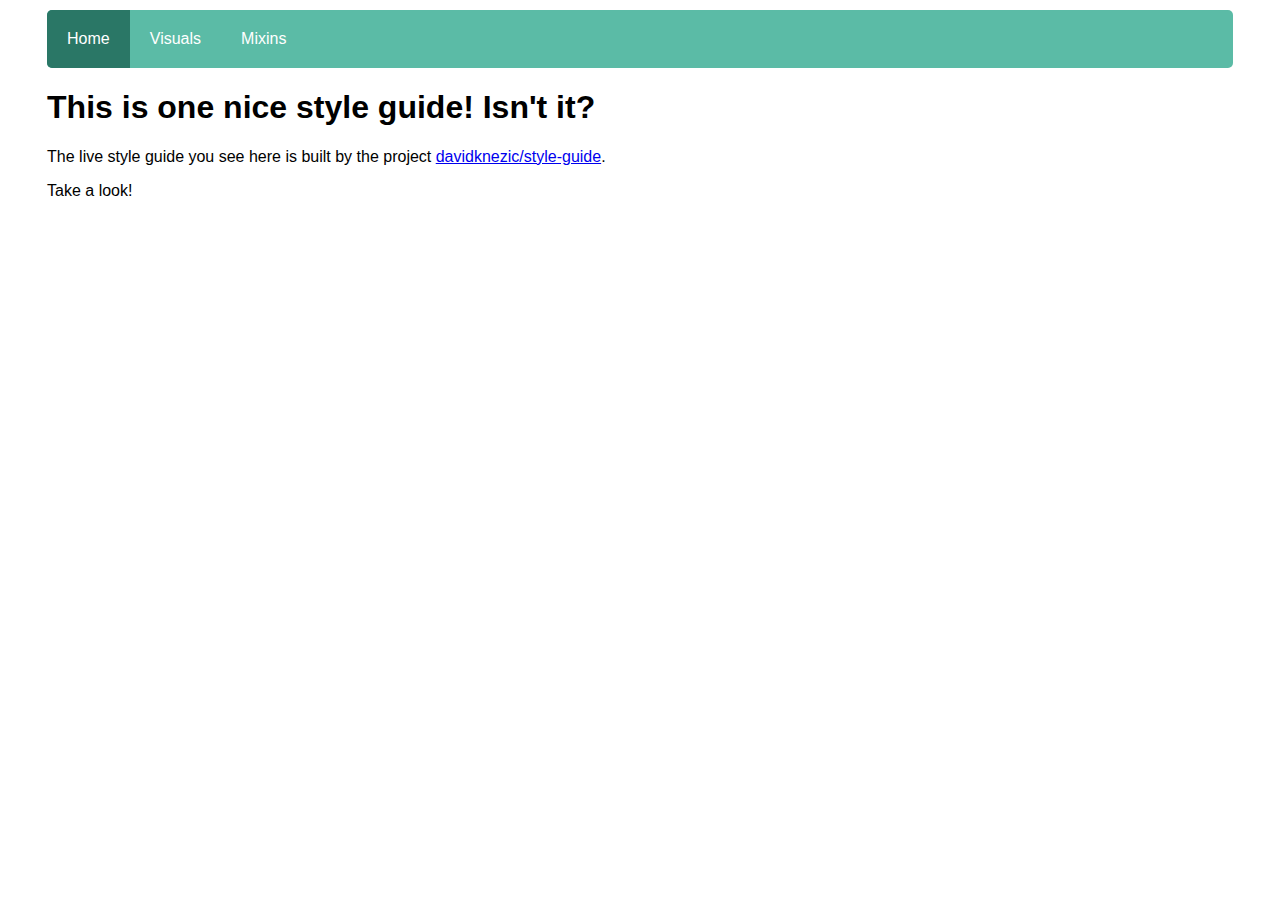
<file: index.html>
<!DOCTYPE html><html><head><title>Home</title><link rel="stylesheet" href="css/docs.css"><meta charset="utf-8"><meta http-equiv="X-UA-Compatible" content="IE=edge"><meta name="viewport" content="width=device-width, initial-scale=1"><meta name="description" content="One great live styleguide!"><meta name="keywords" content="great,live,style,guide"><meta name="author" content="me and my friends"></head><body class="site"><div class="site__page"><header class="l-holder"><div class="l-row"><div class="header--main"><span class="header--main__mobile-trigger"></span><div class="l-row"><div class="brand"><div class="logo"></div></div></div><div class="l-row"><nav><ul class="menu--main"><li class="menu--main__item menu--main__item--home is-active"><a href="index.html" class="link menu--main__link menu--main__link--home is-active">Home</a></li><li class="menu--main__item"><a href="visuals.html" class="link menu--main__link">Visuals</a></li><li class="menu--main__item"><a href="mixins.html" class="link menu--main__link">Mixins</a></li></ul></nav></div></div></div></header><div class="l-holder"><div class="l-row"><h1>This is one nice style guide! Isn't it?</h1><p>The live style guide you see here is built by the
project <a href="https://github.com/davidknezic/style-guide">davidknezic/style-guide</a>.</p><p>Take a look!</p></div></div><footer class="l-holder"></footer></div><div class="site__mobile-nav"></div></body></html>
</file>
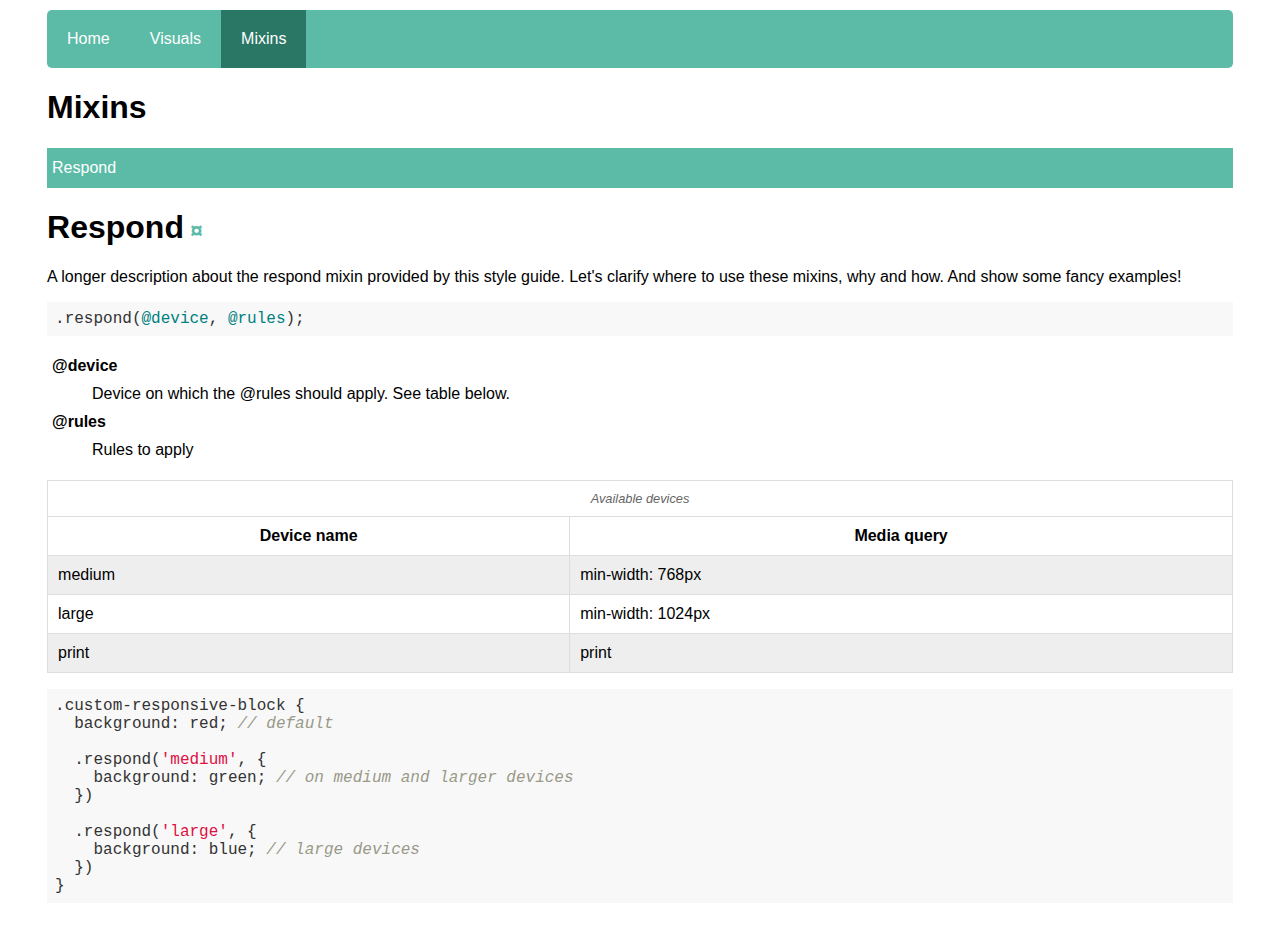
<file: mixins.html>
<!DOCTYPE html><html><head><title>Mixins</title><link rel="stylesheet" href="css/docs.css"><meta charset="utf-8"><meta http-equiv="X-UA-Compatible" content="IE=edge"><meta name="viewport" content="width=device-width, initial-scale=1"><meta name="description" content="One great live styleguide!"><meta name="keywords" content="great,live,style,guide"><meta name="author" content="me and my friends"></head><body class="site"><div class="site__page"><header class="l-holder"><div class="l-row"><div class="header--main"><span class="header--main__mobile-trigger"></span><div class="l-row"><div class="brand"><div class="logo"></div></div></div><div class="l-row"><nav><ul class="menu--main"><li class="menu--main__item menu--main__item--home"><a href="index.html" class="link menu--main__link menu--main__link--home">Home</a></li><li class="menu--main__item"><a href="visuals.html" class="link menu--main__link">Visuals</a></li><li class="menu--main__item"><a href="mixins.html" class="link menu--main__link is-active">Mixins</a></li></ul></nav></div></div></div></header><div class="l-holder"><div class="l-row"><h1>Mixins</h1><ul class="nav--docs"><li class="nav__item"><a href="#respond" class="nav__link">Respond</a></li></ul><div><h1 id="respond">Respond<a href="#respond" class="anchor--docs"></a></h1><div><p>A longer description about the respond mixin provided by this style guide.
Let's clarify where to use these mixins, why and how. And show some fancy
examples!
</p><pre class="hljs"><code class="less">.respond(<span class="hljs-variable">@device</span>, <span class="hljs-variable">@rules</span>);
</code></pre><dl><dt>@device</dt><dd>Device on which the @rules should apply. See table below.</dd><dt>@rules</dt><dd>Rules to apply</dd></dl><table class="table--docs"><caption>Available devices</caption><tr><th>Device name</th><th>Media query</th></tr><tr><td>medium</td><td>min-width: 768px</td></tr><tr><td>large</td><td>min-width: 1024px</td></tr><tr><td>print</td><td>print</td></tr></table><pre class="hljs"><code class="less">.custom-responsive-block {
<span class="hljs-label">  background:</span> red; <span class="hljs-comment">// default</span>
  
  .respond(<span class="hljs-string">'medium'</span>, {
<span class="hljs-label">    background:</span> green; <span class="hljs-comment">// on medium and larger devices</span>
  })
  
  .respond(<span class="hljs-string">'large'</span>, {
<span class="hljs-label">    background:</span> blue; <span class="hljs-comment">// large devices</span>
  })
}</code></pre></div></div></div></div><footer class="l-holder"></footer></div><div class="site__mobile-nav"></div></body></html>
</file>
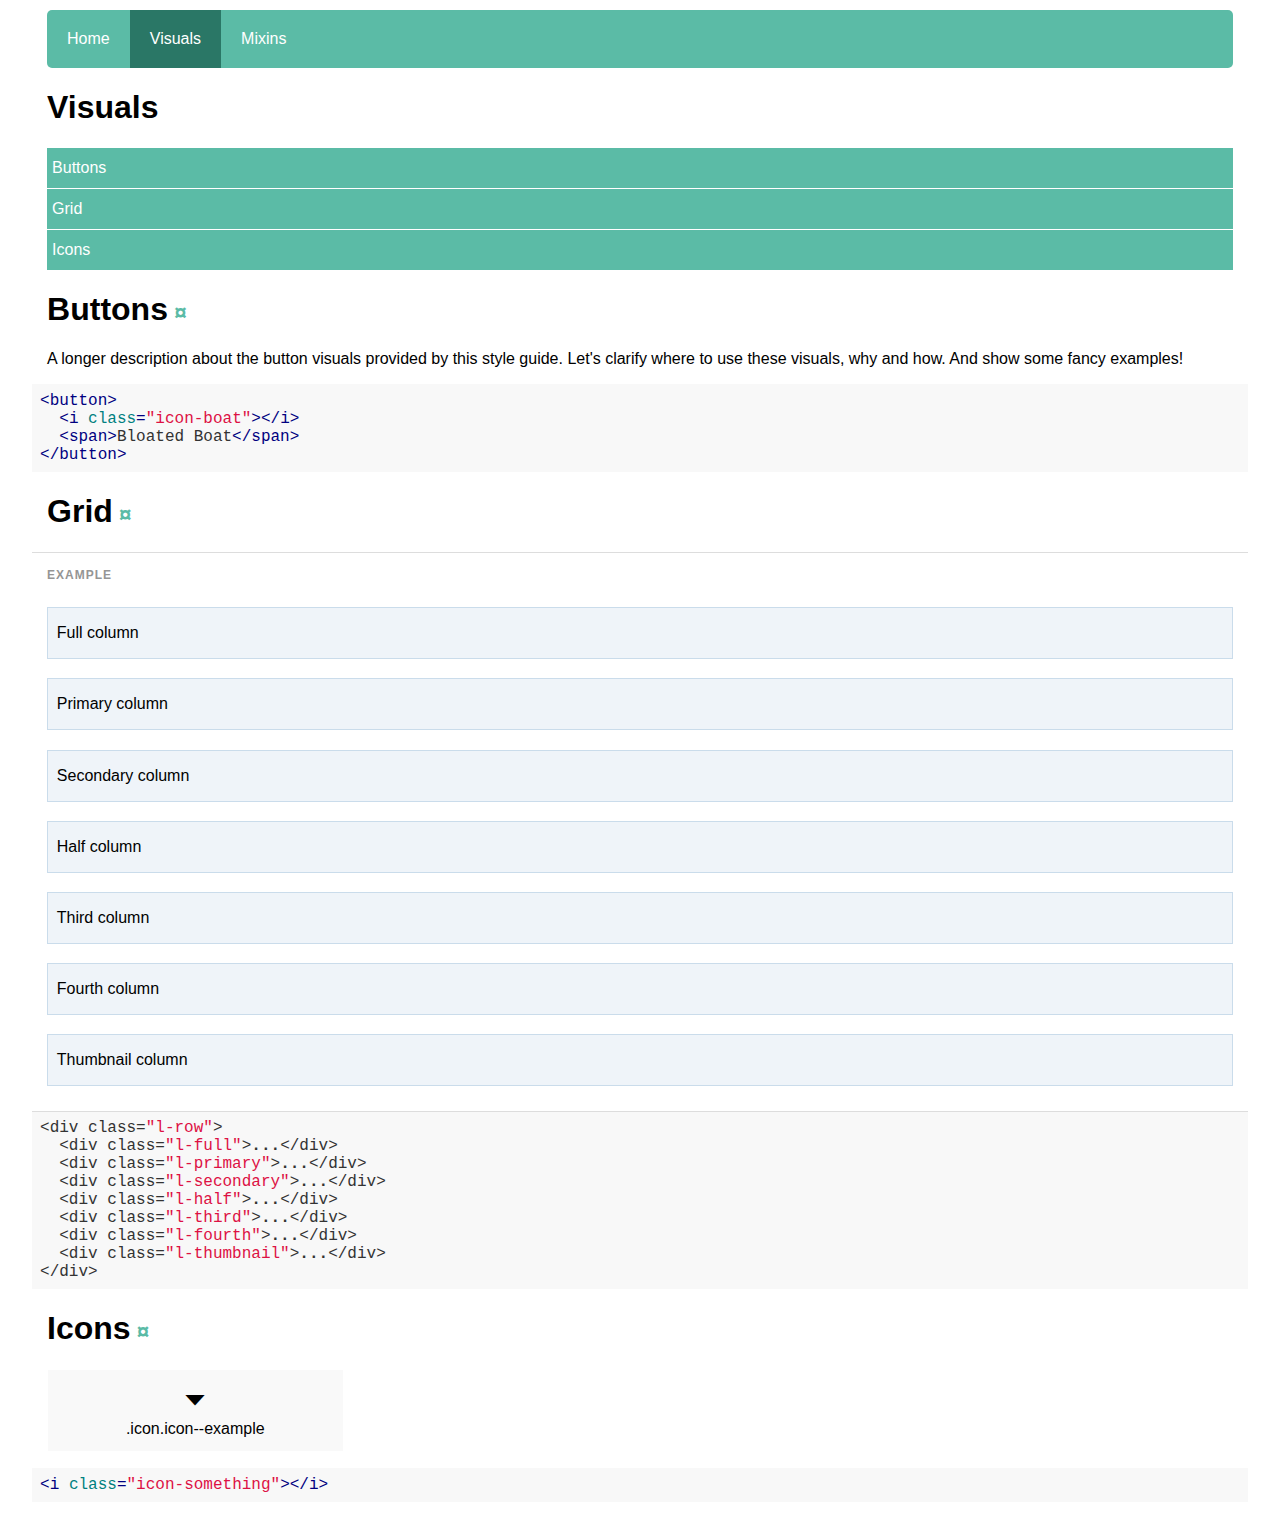
<file: visuals.html>
<!DOCTYPE html><html><head><title>Visuals</title><link rel="stylesheet" href="css/docs.css"><meta charset="utf-8"><meta http-equiv="X-UA-Compatible" content="IE=edge"><meta name="viewport" content="width=device-width, initial-scale=1"><meta name="description" content="One great live styleguide!"><meta name="keywords" content="great,live,style,guide"><meta name="author" content="me and my friends"></head><body class="site"><div class="site__page"><header class="l-holder"><div class="l-row"><div class="header--main"><span class="header--main__mobile-trigger"></span><div class="l-row"><div class="brand"><div class="logo"></div></div></div><div class="l-row"><nav><ul class="menu--main"><li class="menu--main__item menu--main__item--home"><a href="index.html" class="link menu--main__link menu--main__link--home">Home</a></li><li class="menu--main__item is-active"><a href="visuals.html" class="link menu--main__link is-active">Visuals</a></li><li class="menu--main__item is-active"><a href="mixins.html" class="link menu--main__link">Mixins</a></li></ul></nav></div></div></div></header><div class="l-holder"><div class="l-row"><h1>Visuals</h1><ul class="nav--docs"><li class="nav__item"><a href="#buttons" class="nav__link">Buttons</a></li><li class="nav__item"><a href="#grid" class="nav__link">Grid</a></li><li class="nav__item"><a href="#icons" class="nav__link">Icons</a></li></ul><div><h1 id="buttons">Buttons<a href="#buttons" class="anchor--docs"></a></h1><div><p>A longer description about the button visuals provided by this style guide.
Let's clarify where to use these visuals, why and how. And show some fancy
examples!
</p><pre class="highlight hljs"><code class="html"><span class="hljs-tag">&lt;<span class="hljs-title">button</span>&gt;</span>
  <span class="hljs-tag">&lt;<span class="hljs-title">i</span> <span class="hljs-attribute">class</span>=<span class="hljs-value">"icon-boat"</span>&gt;</span><span class="hljs-tag">&lt;/<span class="hljs-title">i</span>&gt;</span>
  <span class="hljs-tag">&lt;<span class="hljs-title">span</span>&gt;</span>Bloated Boat<span class="hljs-tag">&lt;/<span class="hljs-title">span</span>&gt;</span>
<span class="hljs-tag">&lt;/<span class="hljs-title">button</span>&gt;</span></code></pre></div></div><div><h1 id="grid">Grid<a href="#grid" class="anchor--docs"></a></h1><div><div class="example"><div class="l-row"><div class="l-full box box--docs box--grid"><p>Full column</p></div><div class="l-primary box box--docs box--grid"><p>Primary column</p></div><div class="l-secondary box box--docs box--grid"><p>Secondary column</p></div><div class="l-half box box--docs box--grid"><p>Half column</p></div><div class="l-third box box--docs box--grid"><p>Third column</p></div><div class="l-fourth box box--docs box--grid"><p>Fourth column</p></div><div class="l-thumbnail box box--docs box--grid"><p>Thumbnail column</p></div></div></div><pre class="highlight hljs"><code class="html">&lt;div class=<span class="hljs-string">"l-row"</span>&gt;
  &lt;div class=<span class="hljs-string">"l-full"</span>&gt;<span class="hljs-keyword">...</span>&lt;/div&gt;
  &lt;div class=<span class="hljs-string">"l-primary"</span>&gt;<span class="hljs-keyword">...</span>&lt;/div&gt;
  &lt;div class=<span class="hljs-string">"l-secondary"</span>&gt;<span class="hljs-keyword">...</span>&lt;/div&gt;
  &lt;div class=<span class="hljs-string">"l-half"</span>&gt;<span class="hljs-keyword">...</span>&lt;/div&gt;
  &lt;div class=<span class="hljs-string">"l-third"</span>&gt;<span class="hljs-keyword">...</span>&lt;/div&gt;
  &lt;div class=<span class="hljs-string">"l-fourth"</span>&gt;<span class="hljs-keyword">...</span>&lt;/div&gt;
  &lt;div class=<span class="hljs-string">"l-thumbnail"</span>&gt;<span class="hljs-keyword">...</span>&lt;/div&gt;
&lt;/div&gt;</code></pre></div></div><div><h1 id="icons">Icons<a href="#icons" class="anchor--docs"></a></h1><div><div class="icons"><ul class="icons-list"><li class="icons-list__item"><span class="icons-list__icon icon icon--example"></span><span class="icons-list__text">.icon.icon--example</span></li></ul></div><pre class="highlight hljs"><code class="html"><span class="hljs-tag">&lt;<span class="hljs-title">i</span> <span class="hljs-attribute">class</span>=<span class="hljs-value">"icon-something"</span>&gt;</span><span class="hljs-tag">&lt;/<span class="hljs-title">i</span>&gt;</span></code></pre></div></div></div></div><footer class="l-holder"></footer></div><div class="site__mobile-nav"></div></body></html>
</file>
<file: css/docs.css>
@charset "UTF-8";
/*! normalize.css v3.0.1 | MIT License | git.io/normalize */
/**
 * 1. Set default font family to sans-serif.
 * 2. Prevent iOS text size adjust after orientation change, without disabling
 *    user zoom.
 */
html {
  font-family: sans-serif;
  /* 1 */
  -ms-text-size-adjust: 100%;
  /* 2 */
  -webkit-text-size-adjust: 100%;
  /* 2 */
}
/**
 * Remove default margin.
 */
body {
  margin: 0;
}
/* HTML5 display definitions
   ========================================================================== */
/**
 * Correct `block` display not defined for any HTML5 element in IE 8/9.
 * Correct `block` display not defined for `details` or `summary` in IE 10/11 and Firefox.
 * Correct `block` display not defined for `main` in IE 11.
 */
article,
aside,
details,
figcaption,
figure,
footer,
header,
hgroup,
main,
nav,
section,
summary {
  display: block;
}
/**
 * 1. Correct `inline-block` display not defined in IE 8/9.
 * 2. Normalize vertical alignment of `progress` in Chrome, Firefox, and Opera.
 */
audio,
canvas,
progress,
video {
  display: inline-block;
  /* 1 */
  vertical-align: baseline;
  /* 2 */
}
/**
 * Prevent modern browsers from displaying `audio` without controls.
 * Remove excess height in iOS 5 devices.
 */
audio:not([controls]) {
  display: none;
  height: 0;
}
/**
 * Address `[hidden]` styling not present in IE 8/9/10.
 * Hide the `template` element in IE 8/9/11, Safari, and Firefox < 22.
 */
[hidden],
template {
  display: none;
}
/* Links
   ========================================================================== */
/**
 * Remove the gray background color from active links in IE 10.
 */
a {
  background: transparent;
}
/**
 * Improve readability when focused and also mouse hovered in all browsers.
 */
a:active,
a:hover {
  outline: 0;
}
/* Text-level semantics
   ========================================================================== */
/**
 * Address styling not present in IE 8/9/10/11, Safari, and Chrome.
 */
abbr[title] {
  border-bottom: 1px dotted;
}
/**
 * Address style set to `bolder` in Firefox 4+, Safari, and Chrome.
 */
b,
strong {
  font-weight: bold;
}
/**
 * Address styling not present in Safari and Chrome.
 */
dfn {
  font-style: italic;
}
/**
 * Address variable `h1` font-size and margin within `section` and `article`
 * contexts in Firefox 4+, Safari, and Chrome.
 */
h1 {
  font-size: 2em;
  margin: 0.67em 0;
}
/**
 * Address styling not present in IE 8/9.
 */
mark {
  background: #ff0;
  color: #000;
}
/**
 * Address inconsistent and variable font size in all browsers.
 */
small {
  font-size: 80%;
}
/**
 * Prevent `sub` and `sup` affecting `line-height` in all browsers.
 */
sub,
sup {
  font-size: 75%;
  line-height: 0;
  position: relative;
  vertical-align: baseline;
}
sup {
  top: -0.5em;
}
sub {
  bottom: -0.25em;
}
/* Embedded content
   ========================================================================== */
/**
 * Remove border when inside `a` element in IE 8/9/10.
 */
img {
  border: 0;
}
/**
 * Correct overflow not hidden in IE 9/10/11.
 */
svg:not(:root) {
  overflow: hidden;
}
/* Grouping content
   ========================================================================== */
/**
 * Address margin not present in IE 8/9 and Safari.
 */
figure {
  margin: 1em 40px;
}
/**
 * Address differences between Firefox and other browsers.
 */
hr {
  -moz-box-sizing: content-box;
  box-sizing: content-box;
  height: 0;
}
/**
 * Contain overflow in all browsers.
 */
pre {
  overflow: auto;
}
/**
 * Address odd `em`-unit font size rendering in all browsers.
 */
code,
kbd,
pre,
samp {
  font-family: monospace, monospace;
  font-size: 1em;
}
/* Forms
   ========================================================================== */
/**
 * Known limitation: by default, Chrome and Safari on OS X allow very limited
 * styling of `select`, unless a `border` property is set.
 */
/**
 * 1. Correct color not being inherited.
 *    Known issue: affects color of disabled elements.
 * 2. Correct font properties not being inherited.
 * 3. Address margins set differently in Firefox 4+, Safari, and Chrome.
 */
button,
input,
optgroup,
select,
textarea {
  color: inherit;
  /* 1 */
  font: inherit;
  /* 2 */
  margin: 0;
  /* 3 */
}
/**
 * Address `overflow` set to `hidden` in IE 8/9/10/11.
 */
button {
  overflow: visible;
}
/**
 * Address inconsistent `text-transform` inheritance for `button` and `select`.
 * All other form control elements do not inherit `text-transform` values.
 * Correct `button` style inheritance in Firefox, IE 8/9/10/11, and Opera.
 * Correct `select` style inheritance in Firefox.
 */
button,
select {
  text-transform: none;
}
/**
 * 1. Avoid the WebKit bug in Android 4.0.* where (2) destroys native `audio`
 *    and `video` controls.
 * 2. Correct inability to style clickable `input` types in iOS.
 * 3. Improve usability and consistency of cursor style between image-type
 *    `input` and others.
 */
button,
html input[type="button"],
input[type="reset"],
input[type="submit"] {
  -webkit-appearance: button;
  /* 2 */
  cursor: pointer;
  /* 3 */
}
/**
 * Re-set default cursor for disabled elements.
 */
button[disabled],
html input[disabled] {
  cursor: default;
}
/**
 * Remove inner padding and border in Firefox 4+.
 */
button::-moz-focus-inner,
input::-moz-focus-inner {
  border: 0;
  padding: 0;
}
/**
 * Address Firefox 4+ setting `line-height` on `input` using `!important` in
 * the UA stylesheet.
 */
input {
  line-height: normal;
}
/**
 * It's recommended that you don't attempt to style these elements.
 * Firefox's implementation doesn't respect box-sizing, padding, or width.
 *
 * 1. Address box sizing set to `content-box` in IE 8/9/10.
 * 2. Remove excess padding in IE 8/9/10.
 */
input[type="checkbox"],
input[type="radio"] {
  box-sizing: border-box;
  /* 1 */
  padding: 0;
  /* 2 */
}
/**
 * Fix the cursor style for Chrome's increment/decrement buttons. For certain
 * `font-size` values of the `input`, it causes the cursor style of the
 * decrement button to change from `default` to `text`.
 */
input[type="number"]::-webkit-inner-spin-button,
input[type="number"]::-webkit-outer-spin-button {
  height: auto;
}
/**
 * 1. Address `appearance` set to `searchfield` in Safari and Chrome.
 * 2. Address `box-sizing` set to `border-box` in Safari and Chrome
 *    (include `-moz` to future-proof).
 */
input[type="search"] {
  -webkit-appearance: textfield;
  /* 1 */
  -moz-box-sizing: content-box;
  -webkit-box-sizing: content-box;
  /* 2 */
  box-sizing: content-box;
}
/**
 * Remove inner padding and search cancel button in Safari and Chrome on OS X.
 * Safari (but not Chrome) clips the cancel button when the search input has
 * padding (and `textfield` appearance).
 */
input[type="search"]::-webkit-search-cancel-button,
input[type="search"]::-webkit-search-decoration {
  -webkit-appearance: none;
}
/**
 * Define consistent border, margin, and padding.
 */
fieldset {
  border: 1px solid #c0c0c0;
  margin: 0 2px;
  padding: 0.35em 0.625em 0.75em;
}
/**
 * 1. Correct `color` not being inherited in IE 8/9/10/11.
 * 2. Remove padding so people aren't caught out if they zero out fieldsets.
 */
legend {
  border: 0;
  /* 1 */
  padding: 0;
  /* 2 */
}
/**
 * Remove default vertical scrollbar in IE 8/9/10/11.
 */
textarea {
  overflow: auto;
}
/**
 * Don't inherit the `font-weight` (applied by a rule above).
 * NOTE: the default cannot safely be changed in Chrome and Safari on OS X.
 */
optgroup {
  font-weight: bold;
}
/* Tables
   ========================================================================== */
/**
 * Remove most spacing between table cells.
 */
table {
  border-collapse: collapse;
  border-spacing: 0;
}
td,
th {
  padding: 0;
}
html {
  box-sizing: border-box;
}
*,
*:before,
*:after {
  box-sizing: inherit;
}
::selection {
  background-color: #444;
  color: #eaeaea;
  text-shadow: none;
}
.clearfix {
  display: block;
  zoom: 1;
}
.clearfix:after {
  content: " ";
  display: block;
  font-size: 0;
  height: 0;
  clear: both;
  visibility: hidden;
}
.test-respond-to {
  background: red;
}
@media (min-width: 768px) {
  .test-respond-to {
    background: green;
  }
}
@media (min-width: 768px) {
  .test-respond-to {
    background: blue;
  }
}
@media print {
  .test-respond-to {
    background: gray;
  }
}
.site {
  padding: 10px;
}
.header--main__mobile-trigger {
  float: right;
  border: 1px solid black;
  display: block;
  height: 50px;
  width: 50px;
  color: transparent;
  background-color: #dedede;
}
.header--main__mobile-trigger:hover {
  background-color: #f2f2f2;
}
@media (min-width: 768px) {
  .header--main__mobile-trigger {
    display: none;
  }
}
.menu,
.menu ul,
.menu--main,
.menu--main ul {
  list-style: none;
  padding-left: 0;
  margin-bottom: 0;
  margin: 0;
  display: block;
  zoom: 1;
}
.menu:after,
.menu ul:after,
.menu--main:after,
.menu--main ul:after {
  content: " ";
  display: block;
  font-size: 0;
  height: 0;
  clear: both;
  visibility: hidden;
}
.menu--main {
  border-radius: 5px;
  overflow: hidden;
  background-color: #5BBBA6;
}
.menu--main__item {
  float: left;
}
.menu--main__link {
  display: block;
  padding: 20px;
  color: white;
  text-decoration: none;
}
.menu--main__link.is-active {
  background-color: #2A7766;
}
@media (max-width: 767px) {
  .menu,
  .menu--main {
    display: none;
  }
}
@font-face {
  font-family: 'style-guide-font';
  src: url('../fonts/style-guide-font.eot');
  src: url('../fonts/style-guide-font.eot?#iefix') format('embedded-opentype'), url('../fonts/style-guide-font.woff') format('woff'), url('../fonts/style-guide-font.ttf') format('truetype'), url('../fonts/style-guide-font.svg#fontawesomeregular') format('svg');
  font-weight: normal;
  font-style: normal;
}
.icon {
  display: inline-block;
  font: normal normal normal 14px/1 'style-guide-font';
  font-size: inherit;
  text-rendering: auto;
  -webkit-font-smoothing: antialiased;
  -moz-osx-font-smoothing: grayscale;
}
.icon--example::before {
  content: '\E001';
}
.l-row {
  position: relative;
  margin: 0 auto;
  max-width: 74.11765em;
  display: block;
  zoom: 1;
}
.l-row:after {
  content: " ";
  display: block;
  font-size: 0;
  height: 0;
  clear: both;
  visibility: hidden;
}
.l-row .l-row {
  padding: 0;
}
.l-full,
.l-primary,
.l-secondary,
.l-third,
.l-half,
.l-fourth,
.l-thumbnail {
  width: 100%;
  float: left;
  position: relative;
  padding-left: 12.5px;
  padding-right: 12.5px;
}
/*

github.com style (c) Vasily Polovnyov <vast@whiteants.net>

*/

.hljs {
  display: block;
  overflow-x: auto;
  padding: 0.5em;
  color: #333;
  background: #f8f8f8;
  -webkit-text-size-adjust: none;
}

.hljs-comment,
.hljs-template_comment,
.diff .hljs-header,
.hljs-javadoc {
  color: #998;
  font-style: italic;
}

.hljs-keyword,
.css .rule .hljs-keyword,
.hljs-winutils,
.javascript .hljs-title,
.nginx .hljs-title,
.hljs-subst,
.hljs-request,
.hljs-status {
  color: #333;
  font-weight: bold;
}

.hljs-number,
.hljs-hexcolor,
.ruby .hljs-constant {
  color: #008080;
}

.hljs-string,
.hljs-tag .hljs-value,
.hljs-phpdoc,
.hljs-dartdoc,
.tex .hljs-formula {
  color: #d14;
}

.hljs-title,
.hljs-id,
.scss .hljs-preprocessor {
  color: #900;
  font-weight: bold;
}

.javascript .hljs-title,
.hljs-list .hljs-keyword,
.hljs-subst {
  font-weight: normal;
}

.hljs-class .hljs-title,
.hljs-type,
.vhdl .hljs-literal,
.tex .hljs-command {
  color: #458;
  font-weight: bold;
}

.hljs-tag,
.hljs-tag .hljs-title,
.hljs-rules .hljs-property,
.django .hljs-tag .hljs-keyword {
  color: #000080;
  font-weight: normal;
}

.hljs-attribute,
.hljs-variable,
.lisp .hljs-body {
  color: #008080;
}

.hljs-regexp {
  color: #009926;
}

.hljs-symbol,
.ruby .hljs-symbol .hljs-string,
.lisp .hljs-keyword,
.clojure .hljs-keyword,
.scheme .hljs-keyword,
.tex .hljs-special,
.hljs-prompt {
  color: #990073;
}

.hljs-built_in {
  color: #0086b3;
}

.hljs-preprocessor,
.hljs-pragma,
.hljs-pi,
.hljs-doctype,
.hljs-shebang,
.hljs-cdata {
  color: #999;
  font-weight: bold;
}

.hljs-deletion {
  background: #fdd;
}

.hljs-addition {
  background: #dfd;
}

.diff .hljs-change {
  background: #0086b3;
}

.hljs-chunk {
  color: #aaa;
}

.anchor--docs {
  text-decoration: none;
  color: #5BBBA6;
  font-size: .7em;
}
.anchor--docs::after {
  content: ' \00a4';
  text-decoration: none;
}
.box.box--docs.box--grid {
  background-color: #eff4f9;
  border: 1px solid #cadceb;
  padding-left: 8.75px;
  padding-right: 8.75px;
  margin-top: 0.6em;
  margin-bottom: 0.6em;
}
.example {
  position: relative;
  padding: 45px 15px 15px;
  margin: 0 -15px 15px;
  border-width: 1px 0;
  border-style: solid;
  border-color: #ddd;
}
.example:after {
  position: absolute;
  top: 15px;
  left: 15px;
  font-size: 12px;
  font-weight: 700;
  color: #959595;
  text-transform: uppercase;
  letter-spacing: 1px;
  content: "Example";
}
.highlight {
  margin: 0 -15px;
}
.example + .highlight {
  margin-top: -16px;
}
.icons-list {
  padding-left: 0;
  list-style: none;
  display: block;
}
.icons-list:after {
  clear: both;
  content: ' ';
  display: block;
}
.icons-list__item {
  float: left;
  width: 25%;
  padding: 10px;
  line-height: 1.4;
  text-align: center;
  background-color: #f9f9f9;
  border: 1px solid #fff;
}
.icons-list__item:hover {
  color: #fff;
  background-color: #5BBBA6;
}
.icons-list__icon {
  font-size: 2em;
}
.icons-list__text {
  display: block;
}
ul.nav--docs {
  list-style: none;
  padding: 0;
}
.nav__item {
  margin-bottom: 1px;
}
.nav__link {
  display: block;
  height: 2.5em;
  line-height: 2.5em;
  text-decoration: none;
  color: #fff;
  background-color: #5BBBA6;
  padding: 0 5px;
}
.nav__link:hover {
  background-color: #2A7766;
}
.table--docs {
  width: 100%;
}
.table--docs caption {
  padding: 10px;
  border: 1px solid #ddd;
  border-bottom: 0;
  font-size: .8em;
  font-style: italic;
  color: #666;
}
.table--docs td,
.table--docs th {
  padding: 10px;
  border: 1px solid #ddd;
}
.table--docs tbody tr:nth-of-type(2n) td,
.table--docs tbody tr:nth-of-type(2n) th {
  background: #eee;
}
dl dt {
  font-weight: bold;
}
dl dt,
dl dd {
  padding: 5px;
}
</file>
